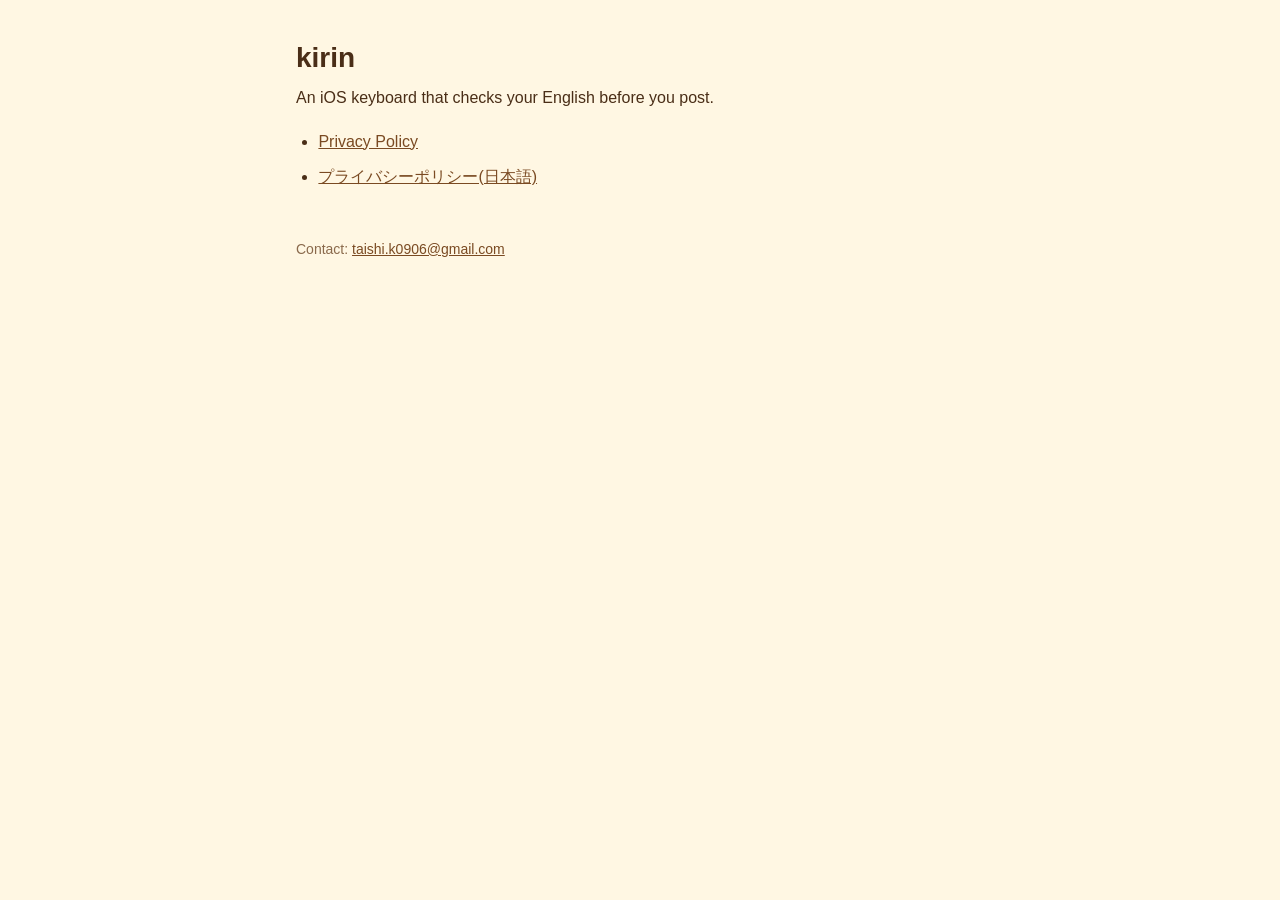
<file: index.html>
<!doctype html>
<html lang="en">
<head>
<meta charset="utf-8">
<meta name="viewport" content="width=device-width, initial-scale=1">
<title>kirin</title>
<link rel="stylesheet" href="assets/style.css">
</head>
<body>
<main>
<h1>kirin</h1>
<p>An iOS keyboard that checks your English before you post.</p>
<ul>
  <li><a href="privacy/">Privacy Policy</a></li>
  <li><a href="ja/privacy/">プライバシーポリシー(日本語)</a></li>
</ul>
<footer>Contact: <a href="mailto:taishi.k0906@gmail.com">taishi.k0906@gmail.com</a></footer>
</main>
</body>
</html>
</file>
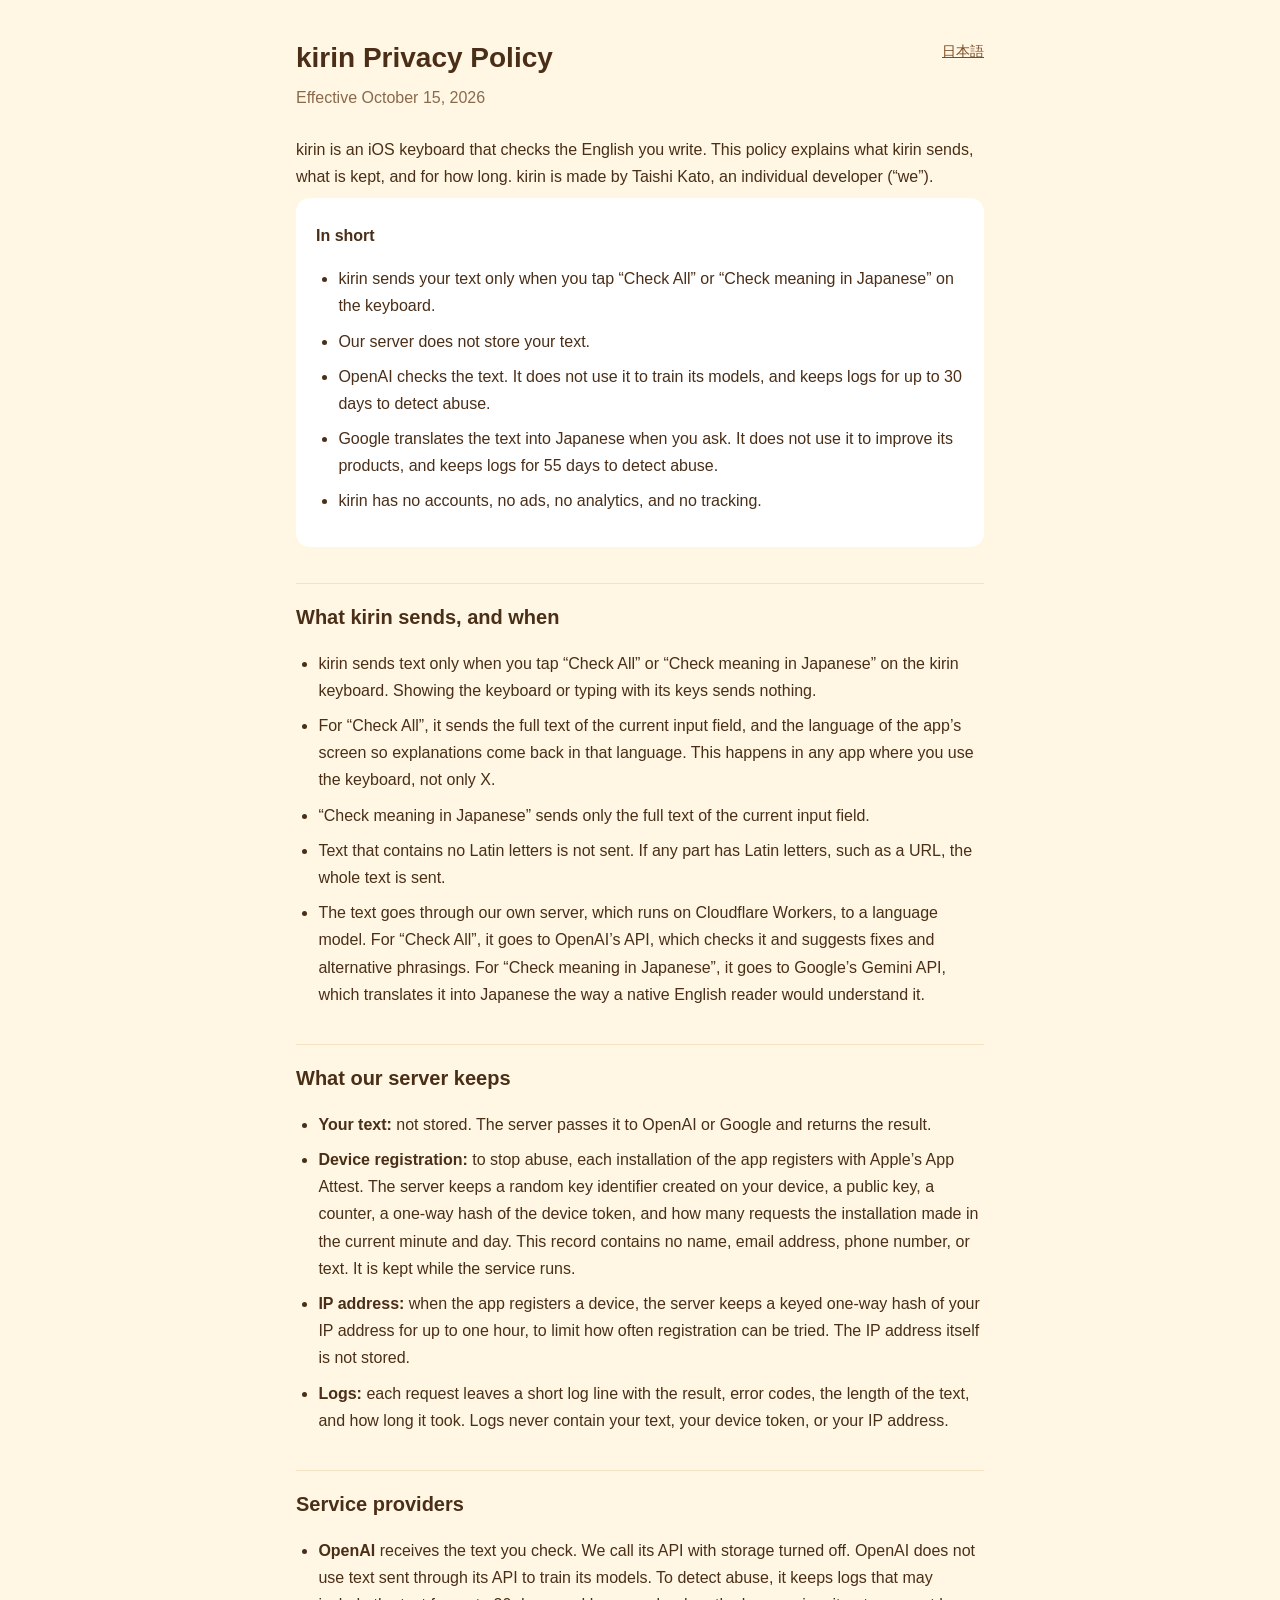
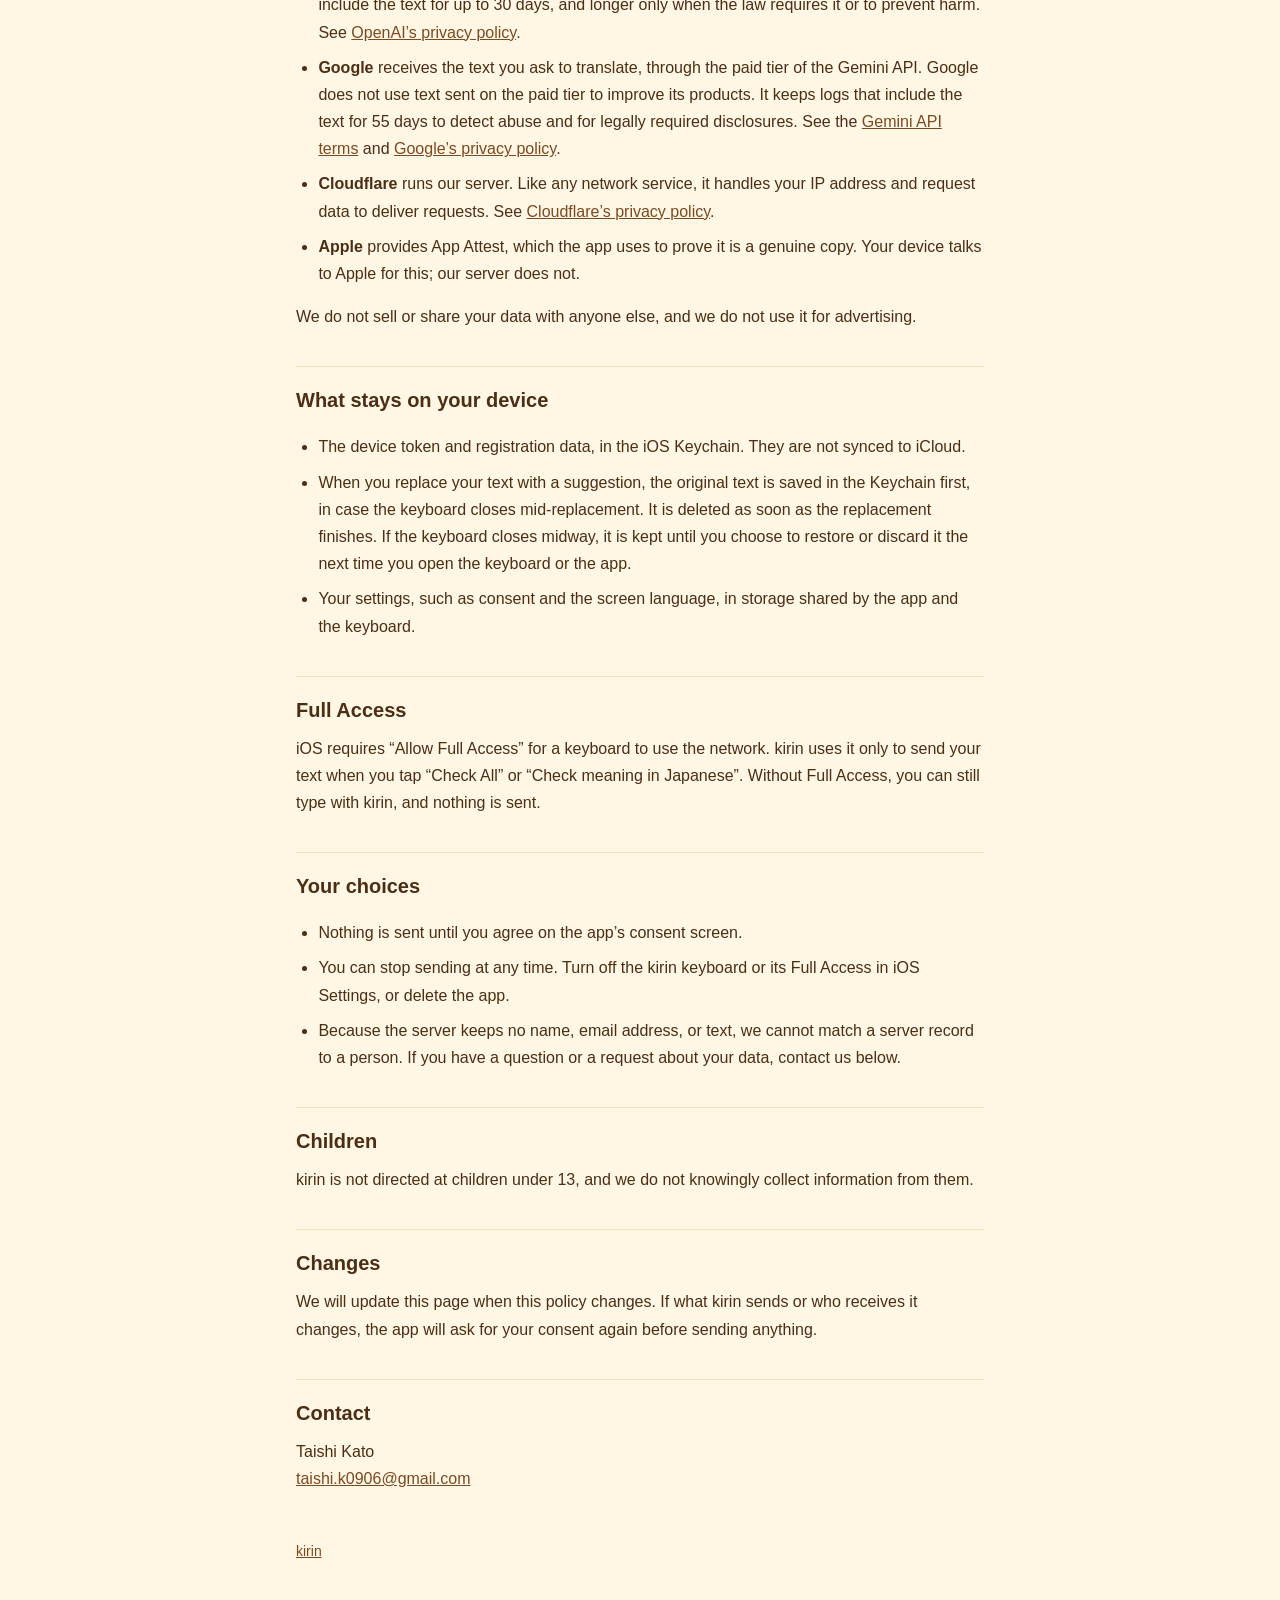
<file: privacy/index.html>
<!doctype html>
<html lang="en">
<head>
<meta charset="utf-8">
<meta name="viewport" content="width=device-width, initial-scale=1">
<title>kirin Privacy Policy</title>
<link rel="stylesheet" href="../assets/style.css">
</head>
<body>
<main>
<a class="lang" href="../ja/privacy/">日本語</a>
<h1>kirin Privacy Policy</h1>
<p class="meta">Effective October 15, 2026</p>

<p>kirin is an iOS keyboard that checks the English you write. This policy explains what kirin sends, what is kept, and for how long. kirin is made by Taishi Kato, an individual developer (“we”).</p>

<div class="card">
<p><strong>In short</strong></p>
<ul>
  <li>kirin sends your text only when you tap “Check All” or “Check meaning in Japanese” on the keyboard.</li>
  <li>Our server does not store your text.</li>
  <li>OpenAI checks the text. It does not use it to train its models, and keeps logs for up to 30 days to detect abuse.</li>
  <li>Google translates the text into Japanese when you ask. It does not use it to improve its products, and keeps logs for 55 days to detect abuse.</li>
  <li>kirin has no accounts, no ads, no analytics, and no tracking.</li>
</ul>
</div>

<h2>What kirin sends, and when</h2>
<ul>
  <li>kirin sends text only when you tap “Check All” or “Check meaning in Japanese” on the kirin keyboard. Showing the keyboard or typing with its keys sends nothing.</li>
  <li>For “Check All”, it sends the full text of the current input field, and the language of the app’s screen so explanations come back in that language. This happens in any app where you use the keyboard, not only X.</li>
  <li>“Check meaning in Japanese” sends only the full text of the current input field.</li>
  <li>Text that contains no Latin letters is not sent. If any part has Latin letters, such as a URL, the whole text is sent.</li>
  <li>The text goes through our own server, which runs on Cloudflare Workers, to a language model. For “Check All”, it goes to OpenAI’s API, which checks it and suggests fixes and alternative phrasings. For “Check meaning in Japanese”, it goes to Google’s Gemini API, which translates it into Japanese the way a native English reader would understand it.</li>
</ul>

<h2>What our server keeps</h2>
<ul>
  <li><strong>Your text:</strong> not stored. The server passes it to OpenAI or Google and returns the result.</li>
  <li><strong>Device registration:</strong> to stop abuse, each installation of the app registers with Apple’s App Attest. The server keeps a random key identifier created on your device, a public key, a counter, a one-way hash of the device token, and how many requests the installation made in the current minute and day. This record contains no name, email address, phone number, or text. It is kept while the service runs.</li>
  <li><strong>IP address:</strong> when the app registers a device, the server keeps a keyed one-way hash of your IP address for up to one hour, to limit how often registration can be tried. The IP address itself is not stored.</li>
  <li><strong>Logs:</strong> each request leaves a short log line with the result, error codes, the length of the text, and how long it took. Logs never contain your text, your device token, or your IP address.</li>
</ul>

<h2>Service providers</h2>
<ul>
  <li><strong>OpenAI</strong> receives the text you check. We call its API with storage turned off. OpenAI does not use text sent through its API to train its models. To detect abuse, it keeps logs that may include the text for up to 30 days, and longer only when the law requires it or to prevent harm. See <a href="https://openai.com/policies/privacy-policy/">OpenAI’s privacy policy</a>.</li>
  <li><strong>Google</strong> receives the text you ask to translate, through the paid tier of the Gemini API. Google does not use text sent on the paid tier to improve its products. It keeps logs that include the text for 55 days to detect abuse and for legally required disclosures. See the <a href="https://ai.google.dev/gemini-api/terms">Gemini API terms</a> and <a href="https://policies.google.com/privacy">Google’s privacy policy</a>.</li>
  <li><strong>Cloudflare</strong> runs our server. Like any network service, it handles your IP address and request data to deliver requests. See <a href="https://www.cloudflare.com/privacypolicy/">Cloudflare’s privacy policy</a>.</li>
  <li><strong>Apple</strong> provides App Attest, which the app uses to prove it is a genuine copy. Your device talks to Apple for this; our server does not.</li>
</ul>
<p>We do not sell or share your data with anyone else, and we do not use it for advertising.</p>

<h2>What stays on your device</h2>
<ul>
  <li>The device token and registration data, in the iOS Keychain. They are not synced to iCloud.</li>
  <li>When you replace your text with a suggestion, the original text is saved in the Keychain first, in case the keyboard closes mid-replacement. It is deleted as soon as the replacement finishes. If the keyboard closes midway, it is kept until you choose to restore or discard it the next time you open the keyboard or the app.</li>
  <li>Your settings, such as consent and the screen language, in storage shared by the app and the keyboard.</li>
</ul>

<h2>Full Access</h2>
<p>iOS requires “Allow Full Access” for a keyboard to use the network. kirin uses it only to send your text when you tap “Check All” or “Check meaning in Japanese”. Without Full Access, you can still type with kirin, and nothing is sent.</p>

<h2>Your choices</h2>
<ul>
  <li>Nothing is sent until you agree on the app’s consent screen.</li>
  <li>You can stop sending at any time. Turn off the kirin keyboard or its Full Access in iOS Settings, or delete the app.</li>
  <li>Because the server keeps no name, email address, or text, we cannot match a server record to a person. If you have a question or a request about your data, contact us below.</li>
</ul>

<h2>Children</h2>
<p>kirin is not directed at children under 13, and we do not knowingly collect information from them.</p>

<h2>Changes</h2>
<p>We will update this page when this policy changes. If what kirin sends or who receives it changes, the app will ask for your consent again before sending anything.</p>

<h2>Contact</h2>
<p>Taishi Kato<br><a href="mailto:taishi.k0906@gmail.com">taishi.k0906@gmail.com</a></p>

<footer><a href="../">kirin</a></footer>
</main>
</body>
</html>
</file>
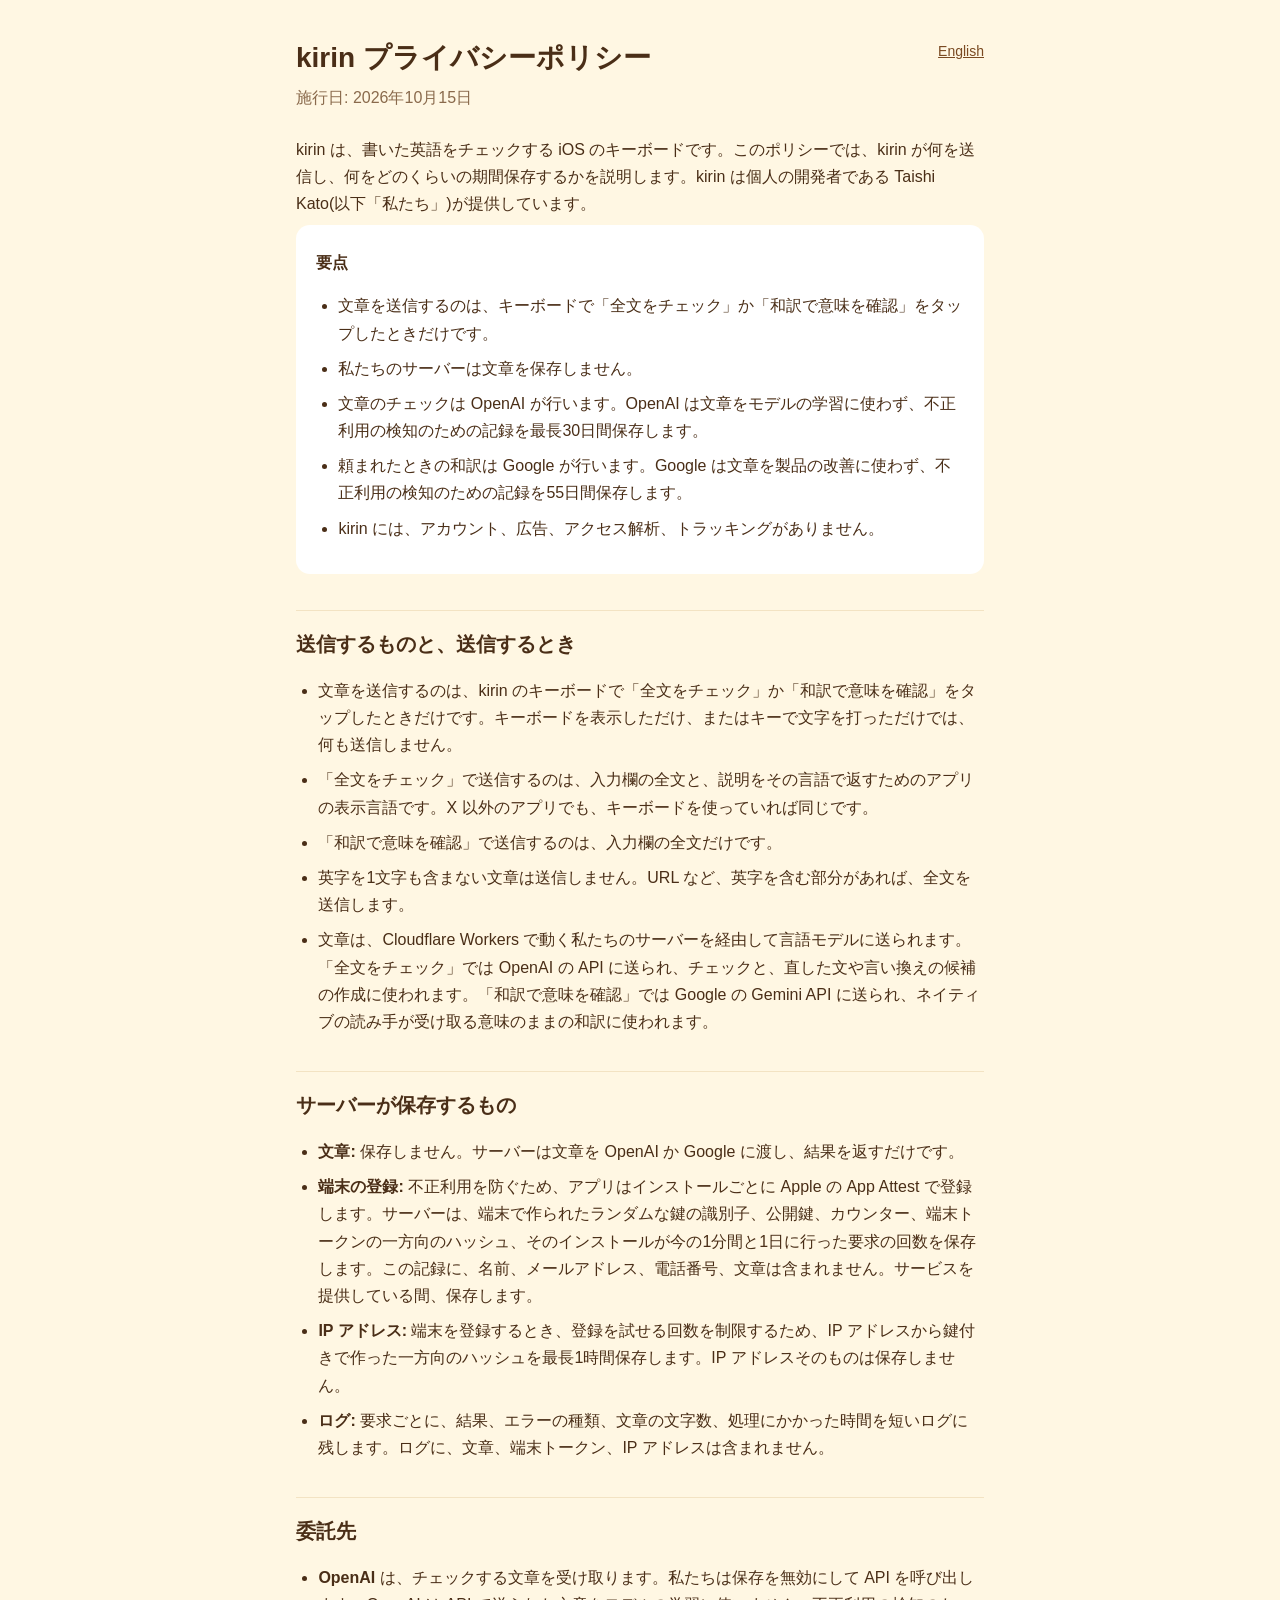
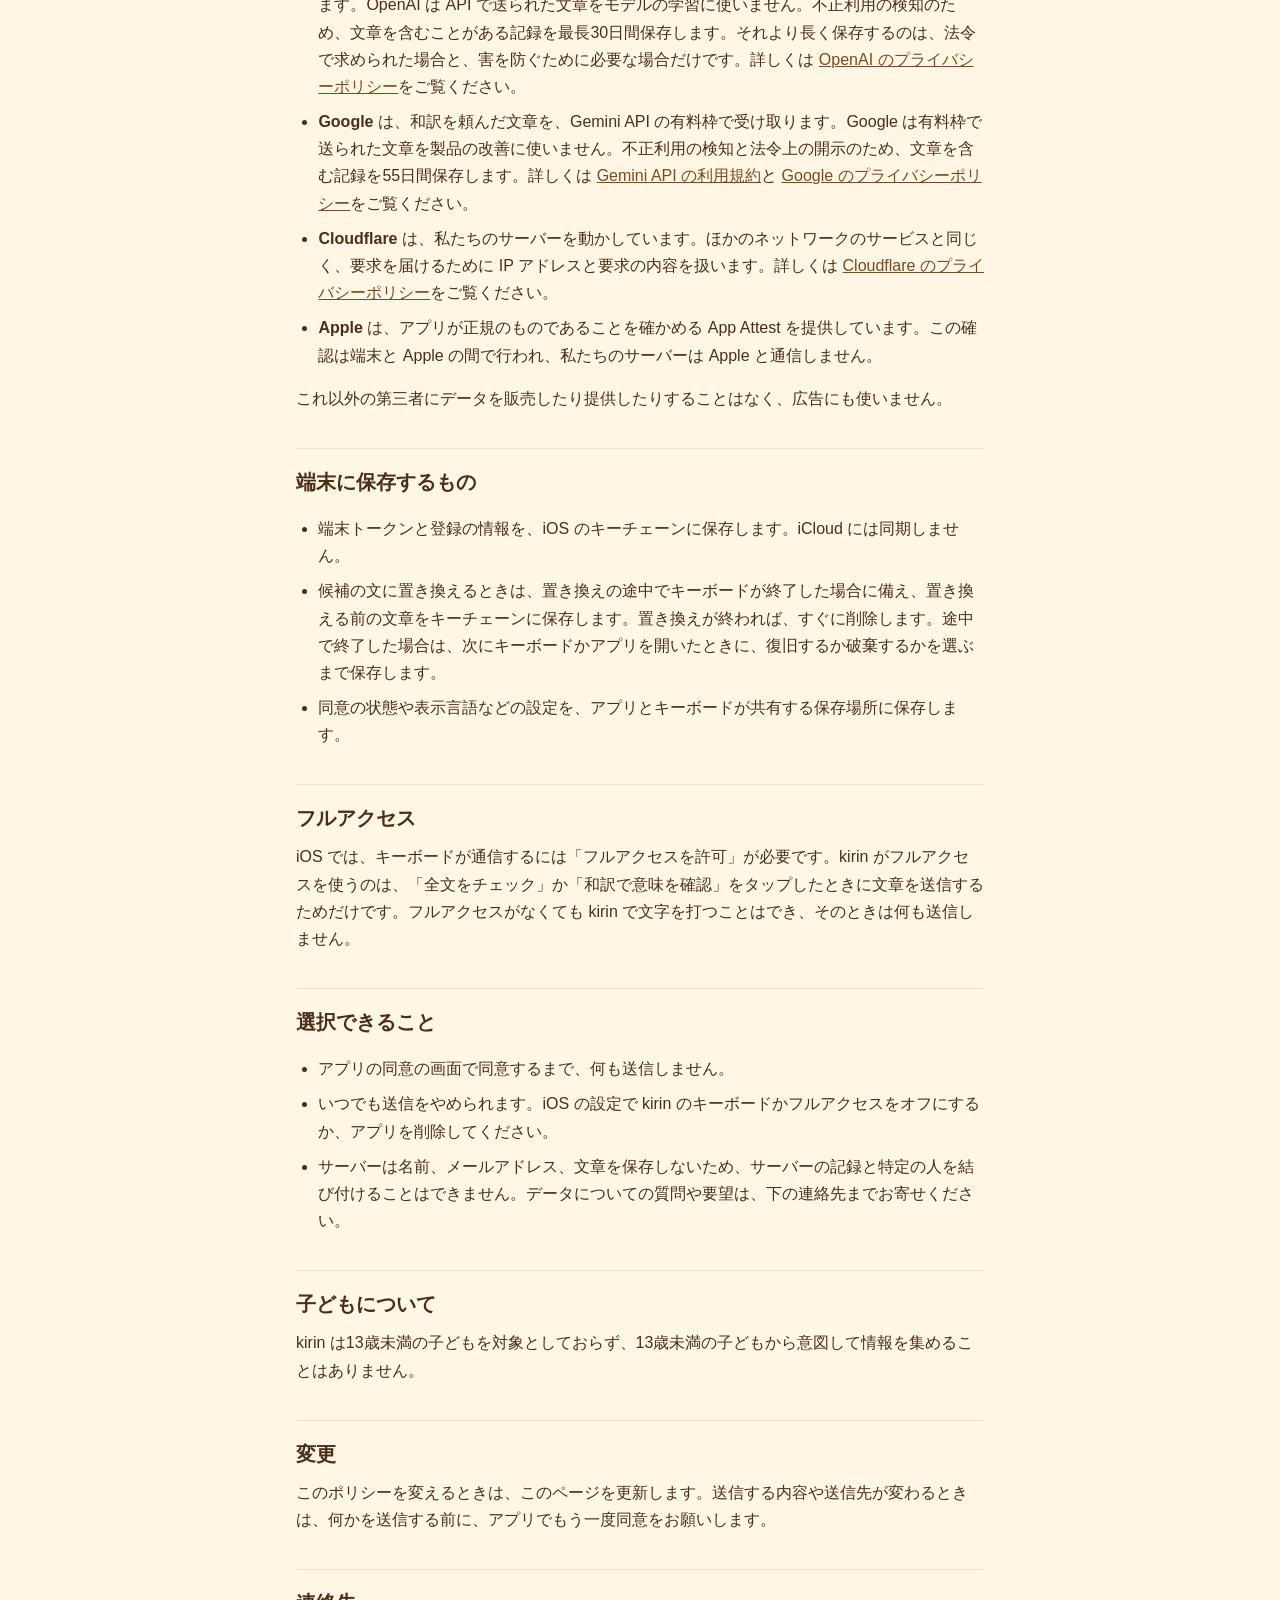
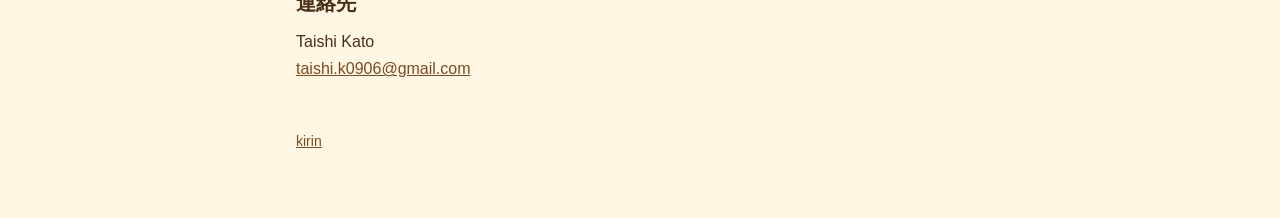
<file: ja/privacy/index.html>
<!doctype html>
<html lang="ja">
<head>
<meta charset="utf-8">
<meta name="viewport" content="width=device-width, initial-scale=1">
<title>kirin プライバシーポリシー</title>
<link rel="stylesheet" href="../../assets/style.css">
</head>
<body>
<main>
<a class="lang" href="../../privacy/">English</a>
<h1>kirin プライバシーポリシー</h1>
<p class="meta">施行日: 2026年10月15日</p>

<p>kirin は、書いた英語をチェックする iOS のキーボードです。このポリシーでは、kirin が何を送信し、何をどのくらいの期間保存するかを説明します。kirin は個人の開発者である Taishi Kato(以下「私たち」)が提供しています。</p>

<div class="card">
<p><strong>要点</strong></p>
<ul>
  <li>文章を送信するのは、キーボードで「全文をチェック」か「和訳で意味を確認」をタップしたときだけです。</li>
  <li>私たちのサーバーは文章を保存しません。</li>
  <li>文章のチェックは OpenAI が行います。OpenAI は文章をモデルの学習に使わず、不正利用の検知のための記録を最長30日間保存します。</li>
  <li>頼まれたときの和訳は Google が行います。Google は文章を製品の改善に使わず、不正利用の検知のための記録を55日間保存します。</li>
  <li>kirin には、アカウント、広告、アクセス解析、トラッキングがありません。</li>
</ul>
</div>

<h2>送信するものと、送信するとき</h2>
<ul>
  <li>文章を送信するのは、kirin のキーボードで「全文をチェック」か「和訳で意味を確認」をタップしたときだけです。キーボードを表示しただけ、またはキーで文字を打っただけでは、何も送信しません。</li>
  <li>「全文をチェック」で送信するのは、入力欄の全文と、説明をその言語で返すためのアプリの表示言語です。X 以外のアプリでも、キーボードを使っていれば同じです。</li>
  <li>「和訳で意味を確認」で送信するのは、入力欄の全文だけです。</li>
  <li>英字を1文字も含まない文章は送信しません。URL など、英字を含む部分があれば、全文を送信します。</li>
  <li>文章は、Cloudflare Workers で動く私たちのサーバーを経由して言語モデルに送られます。「全文をチェック」では OpenAI の API に送られ、チェックと、直した文や言い換えの候補の作成に使われます。「和訳で意味を確認」では Google の Gemini API に送られ、ネイティブの読み手が受け取る意味のままの和訳に使われます。</li>
</ul>

<h2>サーバーが保存するもの</h2>
<ul>
  <li><strong>文章:</strong> 保存しません。サーバーは文章を OpenAI か Google に渡し、結果を返すだけです。</li>
  <li><strong>端末の登録:</strong> 不正利用を防ぐため、アプリはインストールごとに Apple の App Attest で登録します。サーバーは、端末で作られたランダムな鍵の識別子、公開鍵、カウンター、端末トークンの一方向のハッシュ、そのインストールが今の1分間と1日に行った要求の回数を保存します。この記録に、名前、メールアドレス、電話番号、文章は含まれません。サービスを提供している間、保存します。</li>
  <li><strong>IP アドレス:</strong> 端末を登録するとき、登録を試せる回数を制限するため、IP アドレスから鍵付きで作った一方向のハッシュを最長1時間保存します。IP アドレスそのものは保存しません。</li>
  <li><strong>ログ:</strong> 要求ごとに、結果、エラーの種類、文章の文字数、処理にかかった時間を短いログに残します。ログに、文章、端末トークン、IP アドレスは含まれません。</li>
</ul>

<h2>委託先</h2>
<ul>
  <li><strong>OpenAI</strong> は、チェックする文章を受け取ります。私たちは保存を無効にして API を呼び出します。OpenAI は API で送られた文章をモデルの学習に使いません。不正利用の検知のため、文章を含むことがある記録を最長30日間保存します。それより長く保存するのは、法令で求められた場合と、害を防ぐために必要な場合だけです。詳しくは <a href="https://openai.com/policies/privacy-policy/">OpenAI のプライバシーポリシー</a>をご覧ください。</li>
  <li><strong>Google</strong> は、和訳を頼んだ文章を、Gemini API の有料枠で受け取ります。Google は有料枠で送られた文章を製品の改善に使いません。不正利用の検知と法令上の開示のため、文章を含む記録を55日間保存します。詳しくは <a href="https://ai.google.dev/gemini-api/terms">Gemini API の利用規約</a>と <a href="https://policies.google.com/privacy?hl=ja">Google のプライバシーポリシー</a>をご覧ください。</li>
  <li><strong>Cloudflare</strong> は、私たちのサーバーを動かしています。ほかのネットワークのサービスと同じく、要求を届けるために IP アドレスと要求の内容を扱います。詳しくは <a href="https://www.cloudflare.com/privacypolicy/">Cloudflare のプライバシーポリシー</a>をご覧ください。</li>
  <li><strong>Apple</strong> は、アプリが正規のものであることを確かめる App Attest を提供しています。この確認は端末と Apple の間で行われ、私たちのサーバーは Apple と通信しません。</li>
</ul>
<p>これ以外の第三者にデータを販売したり提供したりすることはなく、広告にも使いません。</p>

<h2>端末に保存するもの</h2>
<ul>
  <li>端末トークンと登録の情報を、iOS のキーチェーンに保存します。iCloud には同期しません。</li>
  <li>候補の文に置き換えるときは、置き換えの途中でキーボードが終了した場合に備え、置き換える前の文章をキーチェーンに保存します。置き換えが終われば、すぐに削除します。途中で終了した場合は、次にキーボードかアプリを開いたときに、復旧するか破棄するかを選ぶまで保存します。</li>
  <li>同意の状態や表示言語などの設定を、アプリとキーボードが共有する保存場所に保存します。</li>
</ul>

<h2>フルアクセス</h2>
<p>iOS では、キーボードが通信するには「フルアクセスを許可」が必要です。kirin がフルアクセスを使うのは、「全文をチェック」か「和訳で意味を確認」をタップしたときに文章を送信するためだけです。フルアクセスがなくても kirin で文字を打つことはでき、そのときは何も送信しません。</p>

<h2>選択できること</h2>
<ul>
  <li>アプリの同意の画面で同意するまで、何も送信しません。</li>
  <li>いつでも送信をやめられます。iOS の設定で kirin のキーボードかフルアクセスをオフにするか、アプリを削除してください。</li>
  <li>サーバーは名前、メールアドレス、文章を保存しないため、サーバーの記録と特定の人を結び付けることはできません。データについての質問や要望は、下の連絡先までお寄せください。</li>
</ul>

<h2>子どもについて</h2>
<p>kirin は13歳未満の子どもを対象としておらず、13歳未満の子どもから意図して情報を集めることはありません。</p>

<h2>変更</h2>
<p>このポリシーを変えるときは、このページを更新します。送信する内容や送信先が変わるときは、何かを送信する前に、アプリでもう一度同意をお願いします。</p>

<h2>連絡先</h2>
<p>Taishi Kato<br><a href="mailto:taishi.k0906@gmail.com">taishi.k0906@gmail.com</a></p>

<footer><a href="../../">kirin</a></footer>
</main>
</body>
</html>
</file>
<file: assets/style.css>
:root {
  --bg: #FFF7E3;
  --surface: #FFFFFF;
  --text: #4A2E17;
  --muted: #8A6A4C;
  --link: #7A4A22;
  --line: #F3E3C3;
}
@media (prefers-color-scheme: dark) {
  :root {
    --bg: #2A1E15;
    --surface: #3D2C20;
    --text: #FCEFD6;
    --muted: #CDB79A;
    --link: #F5C042;
    --line: #4A3727;
  }
}
* { box-sizing: border-box; }
body {
  margin: 0;
  background: var(--bg);
  color: var(--text);
  font: 16px/1.7 -apple-system, BlinkMacSystemFont, "Hiragino Sans", "Segoe UI", sans-serif;
}
main { max-width: 720px; margin: 0 auto; padding: 40px 16px 64px; }
h1 { font-size: 28px; line-height: 1.3; margin: 0 0 8px; }
h2 { font-size: 20px; margin: 36px 0 8px; padding-top: 16px; border-top: 1px solid var(--line); }
p, li { margin: 8px 0; }
ul { padding-left: 1.4em; }
a { color: var(--link); }
.meta { color: var(--muted); margin: 0 0 24px; }
.lang { float: right; font-size: 14px; }
.card { background: var(--surface); border-radius: 14px; padding: 16px 20px; }
footer { margin-top: 48px; color: var(--muted); font-size: 14px; }
</file>
